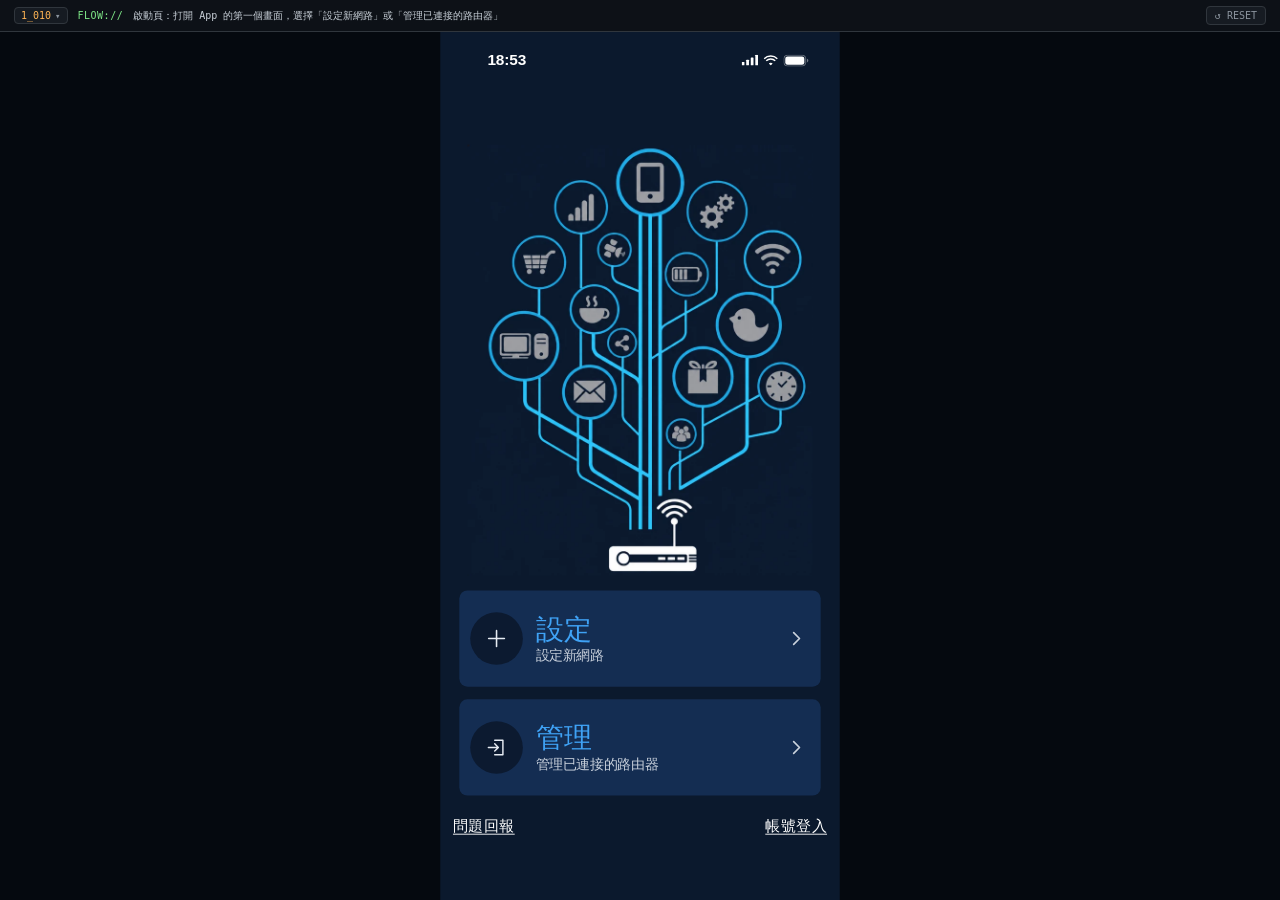
<file: index.html>
<!DOCTYPE html>
<html lang="zh-TW">
<head>
  <meta charset="UTF-8">
  <meta name="viewport" content="width=device-width, initial-scale=1, maximum-scale=1, user-scalable=no, viewport-fit=cover">
  <meta name="theme-color" content="#0b192d">
  <meta name="apple-mobile-web-app-capable" content="yes">
  <meta name="mobile-web-app-capable" content="yes">
  <meta name="apple-mobile-web-app-status-bar-style" content="default">
  <meta name="apple-mobile-web-app-title" content="QIS">
  <title>QIS Prelink</title>
  <link rel="stylesheet" href="style.css">
</head>
<body>
  <!-- Demo control bar (meta layer, not part of the product UI; hidden in installed PWA) -->
  <div class="demo-bar" id="demo-bar">
    <div class="demo-bar-pagenum-wrap">
      <button class="demo-bar-pagenum-btn" id="demo-bar-pagenum-btn" title="跳到指定頁面編號">
        <span class="demo-bar-pagenum" id="demo-bar-pagenum">--</span>
        <span class="demo-bar-pagenum-arrow">&#9662;</span>
      </button>
      <div class="demo-bar-pagelist" id="demo-bar-pagelist"></div>
    </div>
    <span class="demo-bar-label">FLOW://</span>
    <span class="demo-bar-desc" id="demo-bar-desc"></span>
    <div class="demo-bar-decisions" id="demo-bar-decisions"></div>
    <button class="demo-bar-reset" id="demo-bar-reset" title="重置流程回到起點">&#8634; RESET</button>
  </div>

  <div id="stage">
    <div id="device">
      <div id="screen"></div>
      <div id="fake-statusbar" aria-hidden="true">
        <span class="sb-time" id="sb-time">9:41</span>        <span class="sb-icons">
          <svg viewBox="0 0 18 12" width="18" height="12" fill="currentColor"><rect x="0" y="8" width="3" height="4" rx=".7"/><rect x="5" y="5.5" width="3" height="6.5" rx=".7"/><rect x="10" y="3" width="3" height="9" rx=".7"/><rect x="15" y="0" width="3" height="12" rx=".7"/></svg>
          <svg viewBox="0 0 16 12" width="16" height="12" fill="currentColor"><path d="M8 2.3a9.8 9.8 0 0 1 6.7 2.6l1.1-1.1A11.4 11.4 0 0 0 8 .7 11.4 11.4 0 0 0 .2 3.8l1.1 1.1A9.8 9.8 0 0 1 8 2.3zm0 3.3a6.5 6.5 0 0 1 4.4 1.7l1.1-1.1A8 8 0 0 0 8 4a8 8 0 0 0-5.5 2.2l1.1 1.1A6.5 6.5 0 0 1 8 5.6zm0 3.3a3.2 3.2 0 0 1 2.1.8L8 11.8 5.9 9.7A3.2 3.2 0 0 1 8 8.9z"/></svg>
          <svg viewBox="0 0 28 13" width="28" height="13" fill="none"><rect x=".5" y=".5" width="24" height="12" rx="3.8" stroke="currentColor" opacity=".4"/><rect x="2" y="2" width="21" height="9" rx="2.5" fill="currentColor"/><path d="M26 4.5v4c.8-.3 1.4-1.1 1.4-2s-.6-1.7-1.4-2z" fill="currentColor" opacity=".45"/></svg>
        </span>
      </div>
      <div id="toast" role="status" aria-live="polite"></div>
    </div>
  </div>
  <!-- Demo-only decision panel (same treatment as site-manager's "DEMO 流程判斷") -->
  <div class="flow-decision" id="flow-decision" role="dialog" aria-labelledby="flow-decision-title">
    <button class="flow-decision-close" id="flow-decision-close" aria-label="關閉">&times;</button>
    <span class="flow-decision-tag">DEMO 流程判斷</span>
    <div class="flow-decision-title" id="flow-decision-title"></div>
    <div class="flow-decision-options" id="flow-decision-options"></div>
  </div>

  <script src="screens.js"></script>
  <script src="app.js"></script>
</body>
</html>
</file>
<file: style.css>
:root {
  /* Design canvas: iPhone 16 Pro Max, 440 × 956 pt (see SPEC.md) */
  --frame-w: 440px;
  --frame-h: 956px;

  /* Safe areas: fixed in preview, real values in an installed PWA */
  --safe-top: 62px;
  --safe-bottom: 34px;

  /* Colors */
  /* All solid colors, no gradients; --bg matches the launch hero image */
  --bg: #0b192d;
  --card: #142d52;
  --card-pressed: #1f4275;
  --accent: #3fa2f5;
  --text: #ffffff;
  --text-sub: #c9d1dc;
  --icon-circle: #0c1a30;
  --line: #3c8fe0;
  --navbar-title: var(--text);
  --panel: #000c19;
  --btn: #0293f8;
  --btn-pressed: #0279cc;
  --btn-disabled: #2a4a6e;

  --demo-bar-h: 32px;
}

/* Light screens (screen.theme = 'light'), e.g. 1_030 model list */
#device[data-theme="light"] {
  --bg: #ffffff;
  --card: #c9dcf3;
  --card-pressed: #aecbee;
  --accent: #3a8ee6;
  --text: #333333;
  --text-sub: #666666;
  --navbar-title: var(--accent);
  --panel: transparent;
  --illust-bg: #d4e8fb;
  --divider: #b5b5b5;
  --pill-text: #1d4f91;
  --camera-bg: #4a4d52;
  --scan-green: #5ec43c;
  --spinner: #6e6e73;
  --brand: #006ce1;
  --brand-pressed: #0058b8;
  --guide-title: #55a5f4;
  --guide-ink: #0e1329;
  --guide-desc: #828282;
  --field-label: #555555;
  --field-line: #c8c8c8;
  --btn-disabled: #b9d6f2;
  --statusbar-text: #000000;
}

/* Simulated iOS status bar (preview only; the installed PWA shows the real one).
   Same color as the page background; black text on light pages, white on dark. */
#fake-statusbar {
  position: absolute;
  left: 0;
  right: 0;
  top: 0;
  height: var(--safe-top);
  display: flex;
  align-items: center;
  justify-content: space-between;
  padding: 0 34px 0 52px;
  color: var(--statusbar-text, #fff);
  font-family: -apple-system, BlinkMacSystemFont, "SF Pro Text", sans-serif;
  pointer-events: none;
  z-index: 5;
}

.sb-time {
  font-size: 17px;
  font-weight: 600;
  letter-spacing: -.2px;
}

.sb-icons {
  display: flex;
  align-items: center;
  gap: 6px;
}

.sb-icons svg { display: block; }

.standalone #fake-statusbar { display: none; }

* { box-sizing: border-box; margin: 0; padding: 0; }

html, body {
  height: 100%;
  background: #05090f;
  font-family: -apple-system, BlinkMacSystemFont, "PingFang TC", "Noto Sans TC", sans-serif;
  overscroll-behavior: none;
}

body {
  display: flex;
  flex-direction: column;
  overflow: hidden;
  -webkit-font-smoothing: antialiased;
}

button {
  font: inherit;
  color: inherit;
  background: none;
  border: 0;
  cursor: pointer;
  text-align: inherit;
  -webkit-tap-highlight-color: transparent;
}

/* ── Demo control bar (meta layer, not part of the product UI) ── */
.demo-bar {
  position: relative;
  flex-shrink: 0;
  height: var(--demo-bar-h);
  background: #0d1117;
  border-bottom: 1px solid #30363d;
  display: flex;
  align-items: center;
  gap: 10px;
  padding: 0 14px;
  font-family: 'SF Mono', 'Consolas', 'Menlo', monospace;
  font-size: 10px;
  z-index: 1000;
}

.demo-bar-label { color: #7ee787; letter-spacing: 0.5px; flex-shrink: 0; }

.demo-bar-desc {
  color: #c9d1d9;
  white-space: nowrap;
  overflow: hidden;
  text-overflow: ellipsis;
  min-width: 0;
}

.demo-bar-pagenum-wrap { position: relative; flex-shrink: 0; }

.demo-bar-pagenum-btn {
  display: flex;
  align-items: center;
  gap: 4px;
  background: #161b22;
  border: 1px solid #30363d;
  border-radius: 4px;
  padding: 2px 6px;
  font-size: 10px;
}

.demo-bar-pagenum-btn:hover { border-color: #ffb454; }
.demo-bar-pagenum { color: #ffb454; }
.demo-bar-pagenum-arrow { color: #8b949e; font-size: 9px; }

.demo-bar-pagelist {
  display: none;
  position: absolute;
  top: 100%;
  left: 0;
  margin-top: 6px;
  z-index: 1001;
  background: #21262d;
  border: 1px solid #30363d;
  border-radius: 8px;
  width: min(420px, calc(100vw - 28px));
  max-height: 460px;
  overflow-y: auto;
  padding: 8px 0;
  box-shadow: 0 10px 30px rgba(0, 0, 0, .45);
}

.demo-bar-pagelist.show { display: block; }

.demo-bar-pagelist-item {
  display: flex;
  gap: 20px;
  align-items: baseline;
  padding: 14px 20px;
  cursor: pointer;
  border-bottom: 1px solid #30363d;
  font-size: 12px;
}

.demo-bar-pagelist-item:last-child { border-bottom: none; }
.demo-bar-pagelist-item:hover,
.demo-bar-pagelist-item.current { background: #30363d; }

.demo-bar-pagelist-num {
  flex-shrink: 0;
  width: 40px;
  color: #ffb454;
  font-family: 'SF Mono', 'Consolas', 'Menlo', monospace;
}

.demo-bar-pagelist-desc { color: #c9d1d9; line-height: 1.55; }

.demo-bar-reset {
  margin-left: auto;
  flex-shrink: 0;
  font-size: 10px;
  background: #161b22;
  color: #8b949e;
  border: 1px solid #30363d;
  border-radius: 4px;
  padding: 3px 8px;
}

.demo-bar-reset:hover { border-color: #7ee787; color: #7ee787; }

.no-demo .demo-bar,
.standalone .demo-bar { display: none; }

/* ── App canvas ── */
#stage {
  flex: 1;
  min-height: 0;
  display: flex;
  align-items: center;
  justify-content: center;
  overflow: hidden;
}

/* Preview: fixed 440 × 956 canvas, scaled to fit by app.js; no frame, no rounded corners */
#device {
  position: relative;
  flex-shrink: 0;
  width: var(--frame-w);
  height: var(--frame-h);
  overflow: hidden;
  background: var(--bg);
  color: var(--text);
  transform-origin: center;
}

/* Installed PWA: real screen size and real safe areas */
.standalone {
  --safe-top: env(safe-area-inset-top, 20px);
  --safe-bottom: env(safe-area-inset-bottom, 0px);
}

.standalone #device {
  width: 100vw;
  height: 100dvh;
}

.screen {
  position: absolute;
  inset: 0;
  display: flex;
  flex-direction: column;
  padding: var(--safe-top) 0 var(--safe-bottom);
  overflow-y: auto;
}

/* Add ?debug to the URL to outline tappable areas and safe areas */
.debug [data-go] { outline: 1px dashed #ff3cac; }

.debug #device::before,
.debug #device::after {
  content: "";
  position: absolute;
  left: 0;
  right: 0;
  z-index: 10;
  background: rgba(0, 200, 255, .15);
  border: 1px dashed #00c8ff;
  pointer-events: none;
}

.debug #device::before { top: 0; height: var(--safe-top); }
.debug #device::after { bottom: 0; height: var(--safe-bottom); }

#toast {
  position: absolute;
  left: 50%;
  bottom: 12%;
  transform: translateX(-50%);
  padding: 8px 16px;
  border-radius: 20px;
  background: rgba(0, 0, 0, .8);
  color: #fff;
  font-size: 15px;
  white-space: nowrap;
  opacity: 0;
  transition: opacity .2s;
  pointer-events: none;
  z-index: 20;
}

#toast.show { opacity: 1; }

/* ── Shared components ── */
.chevron {
  display: flex;
  color: var(--text-sub);
  flex-shrink: 0;
}

.navbar {
  position: relative;
  flex-shrink: 0;
  height: 44px;
  display: flex;
  align-items: center;
  justify-content: center;
}

.navbar-btn {
  position: absolute;
  left: 10px;
  top: 0;
  width: 44px;
  height: 44px;
  display: flex;
  align-items: center;
  justify-content: center;
}

.navbar-title {
  font-size: 17px;
  font-weight: 600;
  color: var(--navbar-title);
}

[data-theme="light"] .navbar-btn { color: var(--accent); }

/* Scrolls under a fixed navbar */
.scroll-body {
  flex: 1;
  min-height: 0;
  overflow-y: auto;
  margin-bottom: calc(-1 * var(--safe-bottom));
  padding-bottom: var(--safe-bottom);
  scrollbar-width: none;
}

.scroll-body::-webkit-scrollbar { display: none; }

/* ── 1_030 選擇 ZenWiFi 裝置 ── */
.model-grid {
  display: grid;
  grid-template-columns: repeat(3, 1fr);
  column-gap: 14px;
  row-gap: 24px;
  padding: 14px 22px 24px;
}

.model-tile {
  display: flex;
  flex-direction: column;
  align-items: center;
  height: 128px;
  padding: 14px 6px 12px;
  border-radius: 16px;
  background: var(--card);
}

.model-tile:active { background: var(--card-pressed); }

.model-img {
  flex: 1;
  display: flex;
  align-items: flex-end;
  justify-content: center;
}

/* Placeholder products drawn larger in the tiles */
.model-img .dev {
  transform: scale(1.3);
  transform-origin: center bottom;
}

.model-name {
  margin-top: 12px;
  font-size: 15px;
  line-height: 1.2;
  color: var(--text);
  text-align: center;
  white-space: nowrap;
}

/* Black placeholder needs a light outline on the light tile */
.model-tile .dev-tower-black { filter: drop-shadow(0 0 1px rgba(0, 0, 0, .3)); }

/* White placeholders need an edge on the light-blue tile */
.model-tile .dev-cube-white,
.model-tile .dev-tower-white,
.model-tile .dev-slim-white { box-shadow: inset 0 0 0 1px rgba(0, 0, 0, .08), 2px 2px 4px rgba(0, 0, 0, .12); }

/* ── 1_010 啟動頁 ── */
.opening-hero {
  flex: 1;
  min-height: 0;
  display: flex;
  align-items: flex-end;
  justify-content: center;
  padding-bottom: 16px;
}

/* Bottom of the router sits ~16pt above the 設定 card, as in the design */
.opening-hero img {
  display: block;
  width: 380px;
  max-width: 100%;
  max-height: 100%;
  height: auto;
  object-fit: contain;
}

.opening-actions {
  display: flex;
  flex-direction: column;
  gap: 14px;
  padding: 0 21px;
}

.action-card {
  display: flex;
  align-items: center;
  gap: 14px;
  height: 106px;
  padding: 0 16px 0 12px;
  border-radius: 9px;
  background: var(--card);
}

.action-card:active,
.series-card:active { background: var(--card-pressed); }

.action-icon {
  flex-shrink: 0;
  width: 58px;
  height: 58px;
  border-radius: 50%;
  background: var(--icon-circle);
  display: flex;
  align-items: center;
  justify-content: center;
  color: #e6ebf2;
}

.action-text {
  flex: 1;
  display: flex;
  flex-direction: column;
  gap: 2px;
}

.action-title {
  font-size: 31px;
  line-height: 1.2;
  color: var(--accent);
}

.action-sub {
  font-size: 15px;
  color: var(--text-sub);
}

.opening-links {
  display: flex;
  justify-content: space-between;
  padding: 22px 14px 36px;
}

.text-link {
  font-size: 17px;
  text-decoration: underline;
  text-underline-offset: 3px;
}

/* ── 1_020 選擇系列裝置 ── */
.series-list {
  display: flex;
  flex-direction: column;
  gap: 11px;
  padding: 0 13px 24px;
}

.series-card {
  position: relative;
  display: flex;
  flex-direction: column;
  height: 169px;
  padding: 12px 50px 0 19px;
  border-radius: 7px;
  background: var(--card);
}

.series-card .chevron {
  position: absolute;
  right: 14px;
  top: 50%;
  transform: translateY(-50%);
}

.series-title {
  font-size: 21px;
  color: var(--accent);
  line-height: 1.3;
}

.series-models {
  font-size: 16px;
  line-height: 1.3;
  color: var(--text-sub);
  min-height: 42px;
}

.series-devices {
  display: flex;
  align-items: flex-end;
  gap: 18px;
  margin-top: auto;
  padding-bottom: 16px;
  height: 80px;
}

/* ── Placeholder product drawings ── */
.dev {
  position: relative;
  display: block;
  flex-shrink: 0;
}

.dev span { position: absolute; }

/* black router with 4 antennas */
.dev-router { width: 50px; height: 62px; }
.dev-router::before {
  content: "";
  position: absolute;
  left: 0; right: 0; bottom: 0; height: 36px;
  background: linear-gradient(#3a3d42, #16181b);
  border-radius: 3px;
}
.dev-router span {
  inset: 0 3px 30px;
  background: linear-gradient(90deg, #222 0 3px, transparent 3px 14px, #222 14px 17px, transparent 17px 28px, #222 28px 31px, transparent 31px 41px, #222 41px 44px);
}

/* gaming router: dark body, red accents */
.dev-gaming { width: 56px; height: 50px; }
.dev-gaming::before {
  content: "";
  position: absolute;
  inset: 12px 0 0;
  background: linear-gradient(#2c2e33, #111);
  clip-path: polygon(10% 0, 90% 0, 100% 100%, 0 100%);
}
.dev-gaming span {
  left: 18px; right: 18px; top: 26px; height: 4px;
  background: #e0313b;
  box-shadow: 0 0 6px #e0313b;
}

/* wide router with 8 antennas */
.dev-router-wide { width: 62px; height: 50px; }
.dev-router-wide::before {
  content: "";
  position: absolute;
  left: 0; right: 0; bottom: 0; height: 16px;
  background: linear-gradient(#3a3d42, #16181b);
  border-radius: 3px;
}
.dev-router-wide span {
  inset: 0 2px 14px;
  background: repeating-linear-gradient(90deg, #2a2c30 0 3px, transparent 3px 8px);
}

/* gaming cube */
.dev-gaming-cube { width: 42px; height: 46px; }
.dev-gaming-cube::before {
  content: "";
  position: absolute;
  inset: 0;
  border-radius: 8px;
  background: linear-gradient(#34363b, #141518);
}
.dev-gaming-cube span {
  left: 12px; right: 12px; top: 18px; height: 10px;
  border: 2px solid #e0313b;
  border-radius: 2px;
}

/* ZenWiFi white units */
.dev-cube-white,
.dev-tower-white,
.dev-mini-white,
.dev-slim-white,
.dev-tower-black {
  background: linear-gradient(90deg, #fff, #d9dde3);
  border-radius: 4px;
}
.dev-cube-white { width: 46px; height: 50px; }
.dev-tower-white { width: 38px; height: 56px; border-radius: 3px; }
.dev-mini-white { width: 42px; height: 40px; border-radius: 6px; }
.dev-slim-white { width: 30px; height: 54px; border-radius: 6px; }
.dev-tower-black {
  width: 34px; height: 60px;
  background: linear-gradient(90deg, #3a3d42, #111);
  clip-path: polygon(0 12%, 50% 0, 100% 12%, 100% 100%, 0 100%);
}
.dev-cube-white span {
  left: 12px; right: 12px; bottom: 8px; height: 2px;
  background: #b9c0c9;
}

/* Lyra */
.dev-disc {
  width: 46px; height: 46px;
  border-radius: 50%;
  background: radial-gradient(circle at 50% 45%, #fff 55%, #cfe3f5);
  box-shadow: 0 0 10px rgba(140, 200, 255, .6);
}
.dev-trio {
  width: 56px; height: 40px;
  background: linear-gradient(#fff, #d6dbe2);
  clip-path: polygon(50% 0, 100% 100%, 0 100%);
}
.dev-trio span {
  left: 18px; right: 18px; bottom: 0; height: 12px;
  background: #3fa2f5;
  clip-path: polygon(20% 0, 80% 0, 100% 100%, 0 100%);
}
.dev-bar {
  width: 52px; height: 20px;
  border-radius: 4px;
  background: linear-gradient(#3a3d42, #111);
}

/* ── Shared: primary button, checkbox ── */
.btn-primary {
  display: flex;
  align-items: center;
  justify-content: center;
  width: 100%;
  height: 62px;
  border-radius: 31px;
  background: var(--btn);
  color: #fff;
  font-size: 18px;
  font-weight: 500;
}

.btn-primary:active { background: var(--btn-pressed); }

.checkbox {
  display: flex;
  align-items: center;
  gap: 10px;
  font-size: 15px;
  font-weight: 600;
  color: var(--text);
  cursor: pointer;
}

.checkbox input {
  position: absolute;
  opacity: 0;
  pointer-events: none;
}

.checkbox-box {
  flex-shrink: 0;
  width: 22px;
  height: 22px;
  border-radius: 5px;
  border: 2px solid var(--text-sub);
  display: flex;
  align-items: center;
  justify-content: center;
}

.checkbox input:checked + .checkbox-box {
  border-color: var(--btn);
  background: var(--btn);
}

.checkbox input:checked + .checkbox-box::after {
  content: "";
  width: 10px;
  height: 5px;
  margin-top: -3px;
  border: solid #fff;
  border-width: 0 0 2.5px 2.5px;
  transform: rotate(-45deg);
}

.checkbox input:focus-visible + .checkbox-box { outline: 2px solid var(--btn); outline-offset: 2px; }

/* ── 1_040 燈號顯示頁 ── */
.navbar-title-plain {
  color: var(--text);
  font-weight: 400;
}

.led-body {
  flex: 1;
  min-height: 0;
  display: flex;
  flex-direction: column;
  align-items: center;
  padding: 0 38px;
}

.led-device {
  margin-top: 104px;
  display: block;
  /* Soft shadow so the white device reads on the white page (follows the PNG's shape) */
  filter: drop-shadow(0 14px 18px rgba(20, 40, 70, .28)) drop-shadow(0 0 3px rgba(20, 40, 70, .2));
}

.led-heading {
  width: 307px;
  margin-top: 22px;
  font-size: 20px;
  font-weight: 600;
  line-height: 1.25;
  text-align: center;
  color: var(--text);
}

.led-steps {
  list-style: none;
  width: 100%;
  margin-top: 40px;
}

.led-step {
  display: flex;
  gap: 16px;
  padding: 8px 10px;
  border-radius: 6px;
  background: var(--panel);
}

/* Dashed arrow between the two lights */
.led-step + .led-step {
  position: relative;
  margin-top: 46px;
}

.led-step + .led-step::before {
  content: "";
  position: absolute;
  left: 29px;
  top: -42px;
  height: 34px;
  border-left: 2px dashed var(--text-sub);
}

.led-step + .led-step::after {
  content: "";
  position: absolute;
  left: 25px;
  top: -16px;
  width: 8px;
  height: 8px;
  border: solid var(--text-sub);
  border-width: 0 2px 2px 0;
  transform: rotate(45deg);
}

.led-swatch {
  flex-shrink: 0;
  width: 38px;
  height: 20px;
  margin-top: 1px;
}

.led-swatch-green { background: #4af26d; }
.led-swatch-blue { background: #00adff; }

.led-breathing { animation: breathe 2.4s ease-in-out infinite; }

@keyframes breathe {
  50% { opacity: .25; }
}

.led-text {
  display: flex;
  flex-direction: column;
  gap: 2px;
  font-size: 14px;
  line-height: 1.3;
}

.led-name {
  font-weight: 600;
  color: var(--text);
}

.led-desc { color: var(--text-sub); }

.led-actions {
  width: 100%;
  margin-top: auto;
  padding-bottom: 56px;
  display: flex;
  flex-direction: column;
  align-items: center;
  gap: 18px;
}

.led-actions .text-link {
  font-size: 17px;
  color: var(--text);
}

/* Next stays disabled until the checkbox is ticked */
.led-actions:has(.checkbox):not(:has(input:checked)) .btn-primary {
  background: var(--btn-disabled);
  pointer-events: none;
}

/* ── Shared: right navbar button, pill button, small link ── */
.navbar-btn-right { left: auto; right: 10px; }

[data-theme="light"] .navbar-btn-right { color: var(--btn); }

.pill-btn {
  display: flex;
  align-items: center;
  justify-content: center;
  gap: 12px;
  width: 246px;
  height: 66px;
  border-radius: 33px;
  background: #fff;
  color: var(--pill-text);
  font-size: 16px;
  box-shadow: 0 4px 14px rgba(30, 80, 150, .16), 0 0 0 1px rgba(30, 80, 150, .05);
}

.pill-btn svg { color: var(--btn); flex-shrink: 0; }

.pill-btn:active { background: var(--card); }

.text-link-small {
  font-size: 15px;
  color: var(--accent);
}

/* ── 1_050 QR Code 找裝置 ── */
.qr-body {
  flex: 1;
  min-height: 0;
  display: flex;
  flex-direction: column;
  align-items: center;
}

.qr-subtitle {
  margin-top: 18px;
  font-size: 17px;
  color: var(--accent);
}

.qr-illust {
  position: relative;
  width: 249px;
  height: 249px;
  margin-top: 44px;
  border-radius: 50%;
  background: var(--illust-bg);
  display: flex;
  align-items: center;
  justify-content: center;
}

.qr-illust img {
  display: block;
  filter: drop-shadow(0 8px 12px rgba(20, 40, 70, .2));
}

/* QR sticker on the front of the device */
.qr-sticker {
  position: absolute;
  left: 50%;
  top: 50%;
  transform: translate(-50%, -38%);
  padding: 3px;
  background: #fff;
  color: #222;
  display: flex;
}

.qr-hint {
  width: 341px;
  margin-top: 50px;
  padding: 26px 13px 0;
  border-top: 1px solid var(--divider);
  font-size: 16px;
  line-height: 1.3;
  color: var(--text);
}

.qr-hint ol {
  margin-top: 18px;
  padding-left: 1.3em;
}

.qr-actions {
  margin-top: auto;
  padding-bottom: 40px;
  display: flex;
  flex-direction: column;
  align-items: center;
  gap: 22px;
}

.qr-actions .text-link-small { margin-top: 18px; }

/* ── Shared: simulated iOS system alert ── */
.ios-alert-layer {
  position: absolute;
  inset: 0;
  z-index: 15;
  display: flex;
  align-items: center;
  justify-content: center;
  background: rgba(0, 0, 0, .2);
}

.ios-alert-layer[hidden] { display: none; }

.ios-alert {
  width: 270px;
  border-radius: 14px;
  background: rgba(242, 242, 242, .92);
  -webkit-backdrop-filter: blur(20px);
  backdrop-filter: blur(20px);
  color: #000;
  text-align: center;
  overflow: hidden;
  animation: alert-in .2s ease-out;
}

@keyframes alert-in {
  from { opacity: 0; transform: scale(1.15); }
}

.ios-alert-title {
  padding: 20px 16px;
  font-size: 17px;
  font-weight: 600;
  line-height: 1.3;
}

.ios-alert-buttons {
  display: flex;
  border-top: .5px solid rgba(60, 60, 67, .36);
}

.ios-alert-buttons button {
  flex: 1;
  height: 44px;
  text-align: center;
  font-size: 17px;
  color: #007aff;
}

.ios-alert-buttons button + button { border-left: .5px solid rgba(60, 60, 67, .36); }

.ios-alert-buttons button:active { background: rgba(0, 0, 0, .06); }

/* ── 1_060 啟用相機掃描 ── */
.scan-body {
  flex: 1;
  min-height: 0;
  display: flex;
  flex-direction: column;
  align-items: center;
}

.scan-body .qr-subtitle { margin-top: 30px; }

.scan-view {
  position: relative;
  width: 331px;
  height: 331px;
  margin-top: 28px;
  background: var(--camera-bg);
  overflow: hidden;
  cursor: pointer;
}

.scan-feed {
  position: absolute;
  inset: 0;
  overflow: hidden;
  background: radial-gradient(circle at 30% 20%, #4a4e55, #24272b 75%);
}

/* Handheld drift; freezes once the code is found */
.cam-scene {
  position: absolute;
  inset: -20px;
  filter: blur(0.6px);
  animation: cam-drift 3.2s ease-in-out infinite alternate;
  transition: filter .3s;
}

.scan-found .cam-scene {
  animation-play-state: paused;
  filter: none;
}

@keyframes cam-drift {
  from { transform: translate(-7px, 5px) rotate(-1.2deg) scale(1.02); }
  to { transform: translate(6px, -4px) rotate(0.6deg) scale(1); }
}

/* Router body filling most of the frame, lit from the top left */
.cam-router {
  position: absolute;
  left: 4%;
  right: -12%;
  top: 6%;
  bottom: -14%;
  border-radius: 34px;
  background: linear-gradient(150deg, #f4f5f7 0%, #dfe2e6 55%, #c3c8ce 100%);
  box-shadow: inset 0 2px 0 rgba(255, 255, 255, .8), -10px 14px 30px rgba(0, 0, 0, .45);
}

/* QR sticker on the router */
.cam-label {
  position: absolute;
  left: 50%;
  top: 52%;
  width: 150px;
  padding: 14px 14px 10px;
  transform: translate(-50%, -50%) rotate(-4deg);
  border-radius: 8px;
  background: #fff;
  box-shadow: 0 1px 3px rgba(0, 0, 0, .18), 0 0 0 1px rgba(0, 0, 0, .04);
  display: flex;
  flex-direction: column;
  align-items: center;
  gap: 8px;
}

.cam-label svg { display: block; }

.cam-label-text {
  font-size: 10px;
  letter-spacing: .3px;
  color: #444;
}

.cam-vignette {
  position: absolute;
  inset: 0;
  background: radial-gradient(circle, transparent 55%, rgba(0, 0, 0, .35) 100%);
  pointer-events: none;
}

/* iOS-style yellow detection box that snaps onto the code */
.cam-focus {
  position: absolute;
  left: 50%;
  top: 50%;
  width: 136px;
  height: 136px;
  margin: -70px 0 0 -68px;
  border: 3px solid #ffd60a;
  border-radius: 10px;
  opacity: 0;
  transform: scale(1.4) rotate(-4deg);
}

.scan-found .cam-focus {
  opacity: 1;
  transform: scale(1) rotate(-4deg);
  transition: transform .25s ease-out, opacity .15s;
}

.scan-found .scan-line { opacity: 0; }

.scan-line {
  position: absolute;
  left: 24px;
  right: 24px;
  top: 24px;
  height: 2px;
  background: var(--scan-green);
  box-shadow: 0 0 8px var(--scan-green);
  animation: scan-move 2s ease-in-out infinite alternate;
}

.scan-found .scan-line { animation-play-state: paused; }

@keyframes scan-move {
  to { top: calc(100% - 26px); }
}

/* Green corner brackets */
.scan-corner {
  position: absolute;
  width: 48px;
  height: 48px;
  border: 0 solid var(--scan-green);
}

.scan-corner.tl { left: 12px; top: 12px; border-width: 7px 0 0 7px; border-top-left-radius: 14px; }
.scan-corner.tr { right: 12px; top: 12px; border-width: 7px 7px 0 0; border-top-right-radius: 14px; }
.scan-corner.bl { left: 12px; bottom: 12px; border-width: 0 0 7px 7px; border-bottom-left-radius: 14px; }
.scan-corner.br { right: 12px; bottom: 12px; border-width: 0 7px 7px 0; border-bottom-right-radius: 14px; }

.scan-hint {
  margin-top: 30px;
  display: flex;
  flex-direction: column;
  gap: 14px;
  font-size: 15px;
  line-height: 1.45;
  text-align: center;
  color: var(--text);
}

.scan-actions {
  margin-top: auto;
  padding-bottom: 72px;
}

.scan-actions .pill-btn { width: 277px; }

/* ── Shared: iOS activity spinner (8 spokes) ── */
.ios-spinner {
  position: relative;
  display: block;
  width: 36px;
  height: 36px;
  animation: spin .8s steps(8) infinite;
}

.ios-spinner i {
  position: absolute;
  left: 50%;
  top: 0;
  width: 4px;
  height: 11px;
  margin-left: -2px;
  border-radius: 2px;
  background: var(--spinner);
  transform-origin: 2px 18px;
}

.ios-spinner i:nth-child(1) { transform: rotate(0deg);   opacity: 1; }
.ios-spinner i:nth-child(2) { transform: rotate(45deg);  opacity: .85; }
.ios-spinner i:nth-child(3) { transform: rotate(90deg);  opacity: .7; }
.ios-spinner i:nth-child(4) { transform: rotate(135deg); opacity: .58; }
.ios-spinner i:nth-child(5) { transform: rotate(180deg); opacity: .46; }
.ios-spinner i:nth-child(6) { transform: rotate(225deg); opacity: .36; }
.ios-spinner i:nth-child(7) { transform: rotate(270deg); opacity: .28; }
.ios-spinner i:nth-child(8) { transform: rotate(315deg); opacity: .2; }

@keyframes spin {
  to { transform: rotate(360deg); }
}

/* ── 1_070 偵測路由器 ── */
.detecting-body {
  flex: 1;
  display: flex;
  flex-direction: column;
  align-items: center;
  padding-top: 346px;
  gap: 40px;
}

.detecting-text {
  font-size: 17px;
  color: var(--btn);
}

/* ── 1_080–1_110 設定指南 Setup Guide ── */
.navbar-guide .navbar-title {
  font-weight: 400;
  color: var(--guide-title);
}

.navbar-guide .navbar-btn-right { color: var(--guide-ink); }

.guide-body {
  flex: 1;
  min-height: 0;
  display: flex;
  flex-direction: column;
  align-items: center;
}

/* Fixed-height illustration area so the title lands at the same spot on every step */
.guide-illust {
  flex-shrink: 0;
  height: 369px;
  width: 100%;
  display: flex;
  justify-content: center;
  overflow: hidden;
}

.guide-illust img {
  display: block;
  max-width: 100%;
  height: auto;
  align-self: flex-start;
}

.guide-title {
  width: 354px;
  padding-bottom: 20px;
  border-bottom: 1px solid var(--divider);
  font-size: 22px;
  font-weight: 400;
  line-height: 1.2;
  text-align: center;
  color: var(--brand);
}

.guide-desc {
  width: 327px;
  margin-top: 28px;
  font-size: 17px;
  line-height: 21px;
  color: var(--guide-desc);
}

.guide-legend {
  list-style: none;
  width: 327px;
  margin-top: 30px;
  display: flex;
  flex-direction: column;
  gap: 15px;
  font-size: 17px;
  line-height: 21px;
  color: var(--guide-desc);
}

.guide-legend li {
  display: flex;
  gap: 15px;
}

.led-swatch-sm {
  flex-shrink: 0;
  width: 17px;
  height: 9px;
  margin-top: 7px;
}

.led-swatch-brand { background: var(--brand); }

.guide-legend .led-swatch-green { background: #5ee250; }

.guide-link {
  margin-top: auto;
  font-size: 17px;
  color: var(--brand);
  text-decoration: underline;
  text-underline-offset: 3px;
}

/* Brand pill button used on the guide (ASUS brand blue) */
.btn-brand {
  flex-shrink: 0;
  width: 271px;
  height: 54px;
  margin-top: auto;
  margin-bottom: 58px;
  border-radius: 27px;
  background: var(--brand);
  color: #fff;
  font-size: 22px;
  text-align: center;
}

.guide-link + .btn-brand { margin-top: 15px; }

.btn-brand:active { background: var(--brand-pressed); }

/* ── 1_033 / 1_036 WAN 流程：原本的重新啟動數據機版型 ── */
.guide-illust.modem-illust {
  flex-direction: column;
  align-items: center;
}

.modem-hint {
  margin-top: 12px;
  font-size: 15px;
  font-weight: 500;
  color: #5b6573;
}

.modem-svg {
  display: block;
  margin-top: 4px;
  width: 352px;
  max-width: 100%;
  height: auto;
}

.modem-name {
  font-size: 10px;
  font-weight: 600;
  letter-spacing: 2px;
  fill: #e6e9ed;
}

.modem-led-label {
  font-size: 8px;
  fill: #b7bec7;
}

.modem-caption {
  font-size: 12px;
  font-weight: 600;
  letter-spacing: 0.4px;
  fill: #8a93a0;
}

.modem-caption-brand { fill: var(--brand); }

/* Arrow nudges toward the move (left = unplug, right = plug in) before the plug moves */
.modem-arrow { animation: modem-nudge 0.6s ease-in-out 0.4s 3 both; }
.modem-arrow.is-left { --nudge: -10px; }
.modem-arrow.is-right { --nudge: 10px; }

@keyframes modem-nudge {
  0%, 100% { transform: translateX(0); }
  50% { transform: translateX(var(--nudge)); }
}

.modem-note {
  width: 327px;
  margin-top: 22px;
  padding: 13px 16px;
  border: 1.5px solid rgba(0, 108, 225, .45);
  border-radius: 14px;
  background: rgba(0, 108, 225, .08);
  display: flex;
  align-items: center;
  gap: 10px;
  font-size: 16px;
  font-weight: 500;
  line-height: 21px;
  color: var(--brand);
}

.modem-note svg { flex-shrink: 0; }

/* ── 1_033 / 1_036 設定指南：圖片輪播對應條列 ── */
.unplug-carousel { display: block; height: 290px; margin-top: 30px; }

.unplug-track {
  height: 100%;
  display: flex;
  overflow-x: auto;
  scroll-snap-type: x mandatory;
  scrollbar-width: none;
}

.unplug-track::-webkit-scrollbar { display: none; }

.unplug-slide {
  flex: 0 0 100%;
  display: flex;
  justify-content: center;
  align-items: flex-end;
  scroll-snap-align: center;
}

.unplug-slide svg { width: 360px; max-width: 100%; height: auto; }

.unplug-dots { display: flex; gap: 10px; margin: 6px 0 18px; }

.unplug-dots i {
  width: 9px;
  height: 9px;
  border-radius: 50%;
  background: #c9dcf3;
  cursor: pointer;
  transition: background .2s;
}

.unplug-dots i.on { background: var(--brand); }

.unplug-steps {
  width: 327px;
  margin-top: 24px;
  padding-left: 0;
  list-style: none;
  counter-reset: unplug;
  display: flex;
  flex-direction: column;
  gap: 14px;
}

.unplug-steps li {
  position: relative;
  padding-left: 30px;
  font-size: 17px;
  line-height: 22px;
  color: #b4b9c0;
  counter-increment: unplug;
  cursor: pointer;
  transition: color .2s;
}

.unplug-steps li::before {
  content: counter(unplug);
  position: absolute;
  left: 0;
  top: 0;
  width: 22px;
  height: 22px;
  border-radius: 50%;
  background: #d8dde3;
  color: #fff;
  font-size: 13px;
  line-height: 22px;
  text-align: center;
  transition: background .2s;
}

.unplug-steps li.on { color: #333; }

.unplug-steps li.on::before { background: var(--brand); }

/* ── 1_034 / 1_037 未偵測到 WAN：等待數據機（倒數，DEMO 加速） ── */
.guide-illust.wait-illust { align-items: flex-start; }

.wait-card {
  width: 380px;
  margin-top: 14px;
  padding: 22px 24px 10px;
  border-radius: 22px;
  background: #f6f8fb;
  border: 1px solid #e6eaf0;
  display: flex;
  flex-direction: column;
  align-items: center;
}

.wait-label {
  font-size: 13px;
  font-weight: 700;
  letter-spacing: 1.6px;
  color: var(--brand);
}

.wait-time {
  margin-top: 2px;
  font-size: 68px;
  font-weight: 800;
  line-height: 1.05;
  letter-spacing: -1px;
  font-variant-numeric: tabular-nums;
  color: var(--brand);
}

.progress.wait-progress {
  width: 100%;
  height: 8px;
  margin-top: 12px;
  border-radius: 4px;
  background: #dde6f2;
}

/* Width is driven by the countdown script, not the shared fill animation */
.wait-progress .progress-fill {
  animation: none;
  width: 3%;
  border-radius: 4px;
  background: var(--brand);
}

.wait-hint {
  margin-top: 10px;
  font-size: 13px;
  color: #5b6573;
}

/* Timer finished: turns green */
.wait-card.is-done .wait-time { color: #1f9d55; }
.wait-card.is-done .wait-progress .progress-fill { background: #2fb866; }

.modem-mini {
  display: block;
  margin-top: 8px;
  width: 240px;
  height: auto;
}

.modem-mini-name { font-size: 6.5px; font-weight: 600; letter-spacing: 1.2px; fill: #e6e9ed; }
.modem-mini-label { font-size: 5.5px; fill: #b7bec7; }
.modem-mini-led { fill: #4a525d; }

/* Starting up: lights blink green at different rhythms */
.modem-mini-led.is-blink { animation: modem-mini-blink 0.9s steps(1, end) calc(var(--i) * -0.27s) infinite; }

@keyframes modem-mini-blink {
  0% { fill: #34d86f; }
  50% { fill: #4a525d; }
}

.modem-mini-tag { font-size: 10px; font-weight: 700; letter-spacing: .8px; fill: #5b6573; }
.modem-mini-tag.is-brand { fill: var(--brand); }
.modem-mini-dash { stroke: #b7c0cc; stroke-width: 1.5; stroke-dasharray: 3 3; }

/* Timed Continue looks disabled until the timer ends, but stays tappable for the demo */
.btn-brand.wait-continue.is-waiting {
  background: #e3e8ee;
  color: #9aa3ad;
  box-shadow: none;
}

/* ── 1_120 安裝歡迎頁 ── */
.navbar-guide .navbar-title-bold { font-weight: 600; }

.welcome-body {
  flex: 1;
  min-height: 0;
  display: flex;
  flex-direction: column;
  align-items: center;
}

.welcome-device {
  display: block;
  margin-top: 76px;
}

.welcome-model {
  margin-top: 70px;
  font-size: 31px;
  font-weight: 400;
  color: var(--brand);
}

.btn-brand.welcome-start {
  width: 258px;
  height: 47px;
  margin-bottom: 0;
  font-size: 21px;
}

.guide-link.welcome-advanced {
  margin: 24px 0 14px;
  font-size: 15px;
}

/* ── Demo decision: bar dropdowns + corner panel (meta layer, not product UI) ── */
.demo-bar-decisions {
  display: flex;
  gap: 6px;
  flex-shrink: 0;
  overflow-x: auto;
  scrollbar-width: none;
}

.demo-bar-decisions::-webkit-scrollbar { display: none; }

.demo-bar-decision {
  font-family: inherit;
  font-size: 10px;
  background: #161b22;
  color: #7ee787;
  border: 1px solid #30363d;
  border-radius: 4px;
  padding: 3px 6px;
  cursor: pointer;
}

.demo-bar-decision:hover { border-color: #7ee787; }

.flow-decision {
  display: none;
  position: fixed;
  right: 16px;
  bottom: 16px;
  z-index: 900;
  width: 240px;
  padding: 13px;
  background: #0d1117;
  border: 1px solid #30363d;
  border-radius: 8px;
  box-shadow: 0 10px 30px rgba(0, 0, 0, .4), 0 2px 8px rgba(0, 0, 0, .3);
  font-family: 'SF Mono', 'Consolas', 'Menlo', -apple-system, monospace;
}

.flow-decision.show {
  display: block;
  animation: flow-decision-in .3s ease-out;
}

@keyframes flow-decision-in {
  from { opacity: 0; transform: scale(.88) translateY(6px); }
}

.flow-decision-tag {
  display: inline-block;
  margin-bottom: 8px;
  padding: 2px 5px;
  font-size: 8.5px;
  letter-spacing: .5px;
  border: 1px solid #30363d;
  border-radius: 4px;
  background: #161b22;
  animation: flow-tag-breathe 1.8s ease-in-out infinite;
}

@keyframes flow-tag-breathe {
  0%, 100% { color: #3d6b45; }
  50% { color: #7ee787; }
}

.flow-decision-close {
  position: absolute;
  top: 8px;
  right: 10px;
  font-size: 15px;
  line-height: 1;
  color: #8b949e;
}

.flow-decision-close:hover { color: #c9d1d9; }

.flow-decision-title {
  margin-bottom: 10px;
  padding-right: 12px;
  font-size: 13px;
  font-weight: 600;
  color: #c9d1d9;
  font-family: -apple-system, "PingFang TC", sans-serif;
}

.flow-decision-options {
  display: flex;
  flex-direction: column;
  gap: 6px;
}

.flow-decision-option {
  padding: 8px;
  border: 1px solid #30363d;
  border-radius: 6px;
  background: #161b22;
  color: #c9d1d9;
  font-size: 12px;
  text-align: left;
  font-family: -apple-system, "PingFang TC", sans-serif;
}

.flow-decision-option:hover { border-color: #7ee787; background: #1c2129; color: #7ee787; }

/* ── 1_130 偵測網路連線 ── */
.navbar-btn-ink { color: var(--guide-ink); }

[data-theme="light"] .navbar-btn.navbar-btn-ink { color: var(--guide-ink); }

.progress {
  width: 306px;
  height: 4px;
  margin-top: 46px;
  border-radius: 2px;
  background: #d9dbe0;
  overflow: hidden;
}

.progress-fill {
  display: block;
  height: 100%;
  width: 0;
  border-radius: 2px;
  background: var(--guide-title);
  animation: progress-fill 2s ease-out forwards;
}

@keyframes progress-fill {
  to { width: 100%; }
}

.wan-status {
  margin-top: 24px;
  font-size: 17px;
  line-height: 1.3;
  text-align: center;
  color: var(--brand);
}

.btn-brand:disabled {
  background: #5a5a5a;
  color: #a8a8a8;
  box-shadow: 0 4px 10px rgba(0, 0, 0, .25);
  pointer-events: none;
}

.guide-link.is-disabled { color: #9a9a9a; }

/* ── Shared: underlined form field + password strength ── */
.field { width: 100%; }

.field-label {
  display: block;
  font-size: 13px;
  color: var(--field-label);
}

.field-row {
  display: flex;
  align-items: center;
  height: 46px;
  border-bottom: 1px solid var(--field-line);
}

.field-row.has-strength { border-bottom: 0; }

.field-input {
  flex: 1;
  min-width: 0;
  height: 100%;
  border: 0;
  outline: 0;
  background: none;
  font: inherit;
  font-size: 16px;
  color: #1a1a1a;
}

.field-input[type="password"] { letter-spacing: 2px; }

.field-icon {
  flex-shrink: 0;
  width: 40px;
  height: 40px;
  margin-right: -8px;
  display: flex;
  align-items: center;
  justify-content: center;
  color: #a3a3a3;
}

.strength {
  display: grid;
  grid-template-columns: repeat(4, 66px);
  column-gap: 5px;
  row-gap: 6px;
}

.strength i {
  height: 3px;
  border-radius: 1px;
  background: var(--field-line);
}

.strength span {
  grid-column: 1 / -1;
  font-size: 12px;
  line-height: 1;
}

.strength[data-score="1"] i:nth-child(-n+1) { background: #f04438; }
.strength[data-score="2"] i:nth-child(-n+2) { background: #f79009; }
.strength[data-score="3"] i:nth-child(-n+3) { background: #f2c94c; }
.strength[data-score="4"] i { background: #5ee250; }
.strength[data-score="1"] span { color: #f04438; }
.strength[data-score="2"] span { color: #f79009; }
.strength[data-score="3"] span { color: #d4a514; }
.strength[data-score="4"] span { color: #4cc23f; }

.field-error {
  font-size: 13px;
  color: #f04438;
}

.checkbox-small {
  gap: 6px;
  font-size: 14px;
  font-weight: 400;
  color: #a3a3a3;
}

.checkbox-small .checkbox-box {
  width: 12px;
  height: 12px;
  border-width: 1px;
  border-radius: 2px;
  border-color: #c4c4c4;
}

.checkbox-small input:checked + .checkbox-box::after {
  width: 6px;
  height: 3px;
  margin-top: -2px;
  border-width: 0 0 1.5px 1.5px;
}

/* ── 1_140–1_160 設定表單 ── */
.setup-body {
  flex: 1;
  min-height: 0;
  display: flex;
  flex-direction: column;
  align-items: center;
}

.setup-icon {
  display: block;
  margin-top: 25px;
}

.setup-icon svg { display: block; }

.setup-title {
  margin-top: 38px;
  font-size: 20px;
  font-weight: 400;
  color: var(--guide-title);
}

.setup-sub {
  width: 380px;
  margin-top: 14px;
  font-size: 15px;
  line-height: 1.25;
  text-align: center;
  color: #333;
}

.screen-setup-iot .setup-icon { margin-top: 25px; }
.screen-setup-iot .setup-title { margin-top: 30px; }
.screen-setup-iot .setup-sub { margin-top: 10px; }

.setup-fields {
  width: 402px;
  margin-top: 34px;
  display: flex;
  flex-direction: column;
  gap: 22px;
}

.setup-fields .checkbox-small { margin-top: 4px; }

.setup-fields-account { gap: 28px; }

.btn-brand.setup-next {
  width: 258px;
  height: 47px;
  font-size: 21px;
  margin-bottom: 62px;
}

.btn-brand.setup-next:disabled {
  background: var(--btn-disabled);
  pointer-events: none;
}

.screen-setup-iot .btn-brand.setup-next { margin-bottom: 0; }

/* Set Up Later fills the 62px under Next, so Next sits at the same height as on 1_140 */
.setup-later {
  height: 62px;
  padding: 0 16px;
  font-size: 15px;
  color: var(--guide-title);
}

/* ── 1_170 套用設定 ── */
.apply-device {
  display: block;
  margin-top: 66px;
  filter: drop-shadow(0 10px 16px rgba(20, 40, 70, .18));
}

.apply-title {
  margin-top: 52px;
  font-size: 20px;
  font-weight: 400;
  color: var(--brand);
}

.progress.apply-progress { margin-top: 26px; }

.apply-progress .progress-fill { animation-duration: 3s; }

.apply-status {
  margin-top: 46px;
  font-size: 15px;
  color: #333;
}

/* ── 1_180–1_200 AiMesh 建立中 ── */
.guide-title.guide-title-plain {
  border-bottom: 0;
  padding-bottom: 0;
}

.progress.mesh-progress {
  width: 294px;
  height: 5px;
  margin-top: 20px;
  border-radius: 2.5px;
  background: #e9e9e9;
}

/* Fill runs from --from to --to so the bar continues across pages */
.mesh-progress .progress-fill {
  width: var(--to);
  border-radius: 2.5px;
  background: var(--guide-title);
  animation: progress-range 1.6s linear both;
}

@keyframes progress-range {
  from { width: var(--from); }
  to { width: var(--to); }
}

.mesh-progress + .guide-desc { margin-top: 24px; }

.mesh-background {
  margin-top: auto;
  margin-bottom: 40px;
  font-size: 17px;
  color: #007bfe;
  text-decoration: underline;
  text-underline-offset: 4px;
}

/* ── 1_210 完成：網路已連線（drawn in code, animated） ── */
.done-body {
  flex: 1;
  min-height: 0;
  display: flex;
  flex-direction: column;
  align-items: center;
}

.done-stage {
  position: relative;
  width: 422px;
  height: 330px;
  margin-top: 40px;
  flex-shrink: 0;
}

/* Everything is positioned from the router's top centre */
.done-stage > * {
  position: absolute;
  left: 50%;
  top: 196px;
}

.done-shelf {
  width: 240px;
  height: 8px;
  margin: 104px 0 0 -120px;
  border-radius: 4px;
  background: #e6e7ea;
}

.done-router {
  margin-left: -46px;
  filter: drop-shadow(0 8px 12px rgba(20, 40, 70, .16));
  animation: router-pop .5s cubic-bezier(.3, 1.6, .5, 1) both;
}

@keyframes router-pop {
  from { transform: translateY(14px) scale(.85); opacity: 0; }
}

/* Round ripples: rings spread out from behind the router, one after another, forever */
.done-ripple {
  width: 120px;
  height: 120px;
  margin: -4px 0 0 -60px;
  border-radius: 50%;
  border: 2px solid rgba(85, 165, 244, .5);
  opacity: 0;
  animation: ripple 2.4s ease-out calc(.5s + var(--n) * .8s) infinite;
}

@keyframes ripple {
  0% { transform: scale(.4); opacity: .9; }
  100% { transform: scale(2.6); opacity: 0; }
}

/* Confetti: bursts out to (--x, --y), drifts down a little and fades away */
.confetti {
  display: flex;
  margin: 20px 0 0 -10px;
  opacity: 0;
  animation: confetti-burst 1.6s cubic-bezier(.15, .8, .3, 1) calc(.35s + var(--d)) both;
}

.confetti svg { display: block; }

@keyframes confetti-burst {
  0% { transform: translate(0, 0) rotate(0deg) scale(.2); opacity: 0; }
  15% { opacity: 1; }
  55% { transform: translate(var(--x), var(--y)) rotate(var(--r)) scale(1); opacity: 1; }
  100% { transform: translate(var(--x), calc(var(--y) + 26px)) rotate(calc(var(--r) + 40deg)) scale(.8); opacity: 0; }
}

/* Green check pops onto the router's corner, then draws its tick */
.done-check {
  display: flex;
  margin: -16px 0 0 28px;
  filter: drop-shadow(0 3px 6px rgba(30, 120, 60, .3));
  animation: check-pop .45s cubic-bezier(.3, 1.8, .5, 1) 1.1s both;
}

@keyframes check-pop {
  from { transform: scale(0); }
}

.done-check-mark {
  stroke-dasharray: 26;
  stroke-dashoffset: 26;
  animation: check-draw .35s ease-out 1.45s forwards;
}

@keyframes check-draw {
  to { stroke-dashoffset: 0; }
}

.done-title {
  margin-top: 40px;
  font-size: 22px;
  font-weight: 600;
  color: #2f86e0;
  animation: title-in .5s ease-out 1.3s both;
}

@keyframes title-in {
  from { opacity: 0; transform: translateY(10px); }
}

.pill-btn.done-next {
  width: 166px;
  height: 46px;
  margin-top: auto;
  margin-bottom: 70px;
  font-size: 17px;
  color: #3a7be0;
  animation: title-in .5s ease-out 1.6s both;
}

@media (prefers-reduced-motion: reduce) {
  .done-stage *, .done-title, .done-next { animation: none !important; }
  .done-check-mark { stroke-dashoffset: 0; }
  .confetti { display: none; }
  .done-ripple { display: none; }
}

/* ── 1_220 設定摘要 ── */
.summary-body {
  flex: 1;
  min-height: 0;
  display: flex;
  flex-direction: column;
  align-items: center;
}

.summary-device {
  display: block;
  margin-top: 17px;
}

.summary-section {
  width: 386px;
  margin-top: 27px;
  padding-top: 18px;
  border-top: 1px solid var(--field-line);
}

.summary-section + .summary-section { margin-top: 20px; }

.summary-section h2 {
  font-size: 17px;
  font-weight: 400;
  color: #222;
}

.summary-section ul {
  list-style: none;
  margin-top: 18px;
  display: flex;
  flex-direction: column;
  gap: 18px;
}

.summary-row {
  display: flex;
  align-items: center;
  gap: 14px;
  padding-left: 10px;
  font-size: 16px;
  line-height: 1.3;
  color: #555;
}

.summary-row b { font-weight: 400; }

.summary-icon {
  flex-shrink: 0;
  width: 32px;
  display: flex;
  flex-direction: column;
  align-items: center;
  gap: 1px;
}

.summary-icon svg { display: block; }

.summary-icon em {
  font-style: normal;
  font-size: 10px;
  line-height: 1;
  color: #333;
}

.summary-body .btn-brand.setup-next {
  margin-top: auto;
  margin-bottom: 52px;
}

/* ── 1_230 首頁 Dashboard ── */
.screen-home { background: #fff; }

.home-top {
  position: relative;
  flex-shrink: 0;
  height: 62px;
  display: flex;
  align-items: center;
  padding: 0 19px;
  gap: 15px;
}

.home-back {
  flex-shrink: 0;
  width: 24px;
  height: 44px;
  margin-right: -6px;
  display: flex;
  align-items: center;
  justify-content: center;
  color: var(--guide-ink);
}

.home-avatar {
  width: 52px;
  height: 52px;
  border-radius: 50%;
  background: #f2f2f4;
  display: flex;
  align-items: center;
  justify-content: center;
  box-shadow: 0 0 0 5px #fff, 0 4px 14px rgba(0, 0, 0, .08);
}

.home-title {
  font-size: 21px;
  font-weight: 600;
  color: #5b9be6;
}

.home-actions {
  margin-left: auto;
  width: 174px;
  height: 52px;
  border-radius: 26px;
  background: #fff;
  box-shadow: 0 4px 16px rgba(0, 0, 0, .08), 0 0 0 1px rgba(0, 0, 0, .02);
  display: flex;
  align-items: center;
  justify-content: space-around;
  color: #4a90e2;
}

.home-actions button { display: flex; padding: 6px; }

.home-body {
  flex: 1;
  min-height: 0;
  display: flex;
  flex-direction: column;
  align-items: center;
}

.router-card {
  width: 411px;
  height: 85px;
  margin-top: 15px;
  display: flex;
  align-items: stretch;
  border-radius: 5px;
  background: #fff;
  box-shadow: 0 2px 14px rgba(74, 144, 226, .35);
}

.router-card-device {
  width: 118px;
  display: flex;
  flex-direction: column;
  align-items: center;
  justify-content: center;
  gap: 4px;
  font-size: 13px;
  color: #2a62d6;
}

.router-card-device img {
  display: block;
  filter: drop-shadow(1px 2px 2px rgba(0, 0, 0, .18));
}

.router-card-info {
  flex: 1;
  display: flex;
  flex-direction: column;
  justify-content: center;
  font-size: 14px;
  line-height: 21px;
}

.rc-label {
  display: flex;
  align-items: center;
  gap: 6px;
  color: #666;
}

.rc-label i { display: flex; color: #4a90e2; }

.rc-value { color: #2a62d6; }

.router-card-speed {
  width: 93px;
  margin: 12px 0;
  border-left: 1px solid #c8c8c8;
  display: flex;
  align-items: center;
  justify-content: center;
}

.traffic-title {
  margin-top: 64px;
  font-size: 21px;
  font-weight: 500;
  color: #2a62d6;
}

.traffic-chart {
  display: block;
  width: 416px;
  height: 253px;
  margin-top: 22px;
}

.traffic-stats {
  width: 326px;
  margin-top: 26px;
  display: grid;
  grid-template-columns: 1fr 1fr;
}

.traffic-stat {
  display: flex;
  align-items: center;
  gap: 12px;
}

.traffic-stat svg { flex-shrink: 0; }

.traffic-stat span {
  display: flex;
  flex-direction: column;
  line-height: 1.15;
}

.traffic-stat em {
  font-style: normal;
  font-size: 14px;
  color: #a6a6a6;
}

.traffic-stat b {
  font-size: 21px;
  font-weight: 400;
  color: #555;
  font-variant-numeric: tabular-nums;
  white-space: nowrap;
}

.traffic-stat small {
  margin-left: 3px;
  font-size: inherit;
}

.page-dots {
  margin-top: 30px;
  display: flex;
  gap: 11px;
}

.page-dots i {
  width: 10px;
  height: 10px;
  border-radius: 50%;
  background: #b8cff0;
}

.page-dots i.on { background: #4a7fd6; }

.home-shortcuts {
  width: 330px;
  margin-top: 34px;
  display: flex;
  justify-content: space-between;
  color: #a8c4ef;
}

.home-shortcuts button { display: flex; }

.home-shortcuts .on { color: #4a7fd6; }

.tab-bar {
  position: absolute;
  left: 25px;
  right: 25px;
  bottom: calc(var(--safe-bottom) - 4px);
  height: 71px;
  border-radius: 36px;
  background: #f8f8f9;
  box-shadow: 0 2px 16px rgba(0, 0, 0, .1), 0 0 0 1px rgba(0, 0, 0, .03);
  display: flex;
  align-items: center;
  justify-content: space-around;
  padding: 0 8px;
}

.tab {
  position: relative;
  width: 72px;
  height: 61px;
  border-radius: 30px;
  display: flex;
  flex-direction: column;
  align-items: center;
  justify-content: center;
  gap: 2px;
  color: #4a7fd6;
}

.tab span {
  font-size: 12px;
  color: #222;
}

.tab.on { width: 88px; background: #e6e6ea; }

.tab.on span { color: #4a7fd6; }

.tab-badge {
  position: absolute;
  top: 2px;
  right: 10px;
  min-width: 20px;
  height: 20px;
  border-radius: 10px;
  background: #4a7fd6;
  color: #fff;
  font-size: 13px;
  font-weight: 500;
  line-height: 20px;
  text-align: center;
}

/* ── 1_050 ? 說明選單（iOS action sheet） ── */
.action-sheet {
  position: absolute;
  inset: 0;
  z-index: 6; /* above the fake status bar so it dims too */
  display: flex;
  flex-direction: column;
  justify-content: flex-end;
  padding: 0 14px calc(var(--safe-bottom) + 10px);
  background: rgba(0, 0, 0, .4);
  opacity: 0;
  visibility: hidden;
  transition: opacity .25s, visibility .25s;
}

.action-sheet.show { opacity: 1; visibility: visible; }

.action-sheet-panel {
  display: flex;
  flex-direction: column;
  gap: 9px;
  transform: translateY(100%);
  transition: transform .3s cubic-bezier(.2, .8, .2, 1);
}

.action-sheet.show .action-sheet-panel { transform: none; }

.action-sheet-group {
  display: flex;
  flex-direction: column;
  border-radius: 14px;
  overflow: hidden;
}

.action-sheet-btn {
  height: 61px;
  background: rgba(249, 249, 249, .94);
  color: #007aff;
  font-size: 20px;
  text-align: center;
}

.action-sheet-btn + .action-sheet-btn { border-top: 1px solid rgba(60, 60, 67, .29); }

.action-sheet-btn:active { background: rgba(225, 225, 230, .94); }

.action-sheet-cancel {
  border-radius: 14px;
  background: #fff;
  font-weight: 600;
}

/* ── 1_051–1_055 Setup Guide（1_050 的 ?） ── */
.sg-need {
  list-style: none;
  display: grid;
  grid-template-columns: repeat(2, 128px);
  gap: 8px 40px;
  margin-top: 6px;
}

.sg-need li {
  display: flex;
  flex-direction: column;
  align-items: center;
  gap: 8px;
  font-size: 13px;
  color: var(--brand);
}

.sg-need { margin-top: 40px; gap: 14px 56px; grid-template-columns: repeat(2, 104px); }

.sg-need svg { width: 96px; height: 96px; }

.sg-need li { animation: sg-need-in .45s ease-out both; animation-delay: calc(var(--i) * .25s + .15s); }

@keyframes sg-need-in {
  from { opacity: 0; transform: translateY(12px) scale(.92); }
}

/* ── 1_056 LED Guide ── */
.led-guide-body {
  flex: 1;
  min-height: 0;
  display: flex;
  flex-direction: column;
  align-items: center;
}

.led-guide-device { margin-top: 12px; }

.led-guide-intro {
  width: 354px;
  margin: 22px 0 14px;
  font-size: 15px;
  line-height: 20px;
  text-align: center;
  color: #4a4a4a;
}

.led-guide-list {
  list-style: none;
  width: 380px;
  font-size: 14px;
  line-height: 18px;
  color: #4a4a4a;
}

.led-guide-list li {
  display: flex;
  align-items: center;
  gap: 14px;
  min-height: 50px;
  padding: 8px 0;
}

.led-guide-list li + li { border-top: 1px solid var(--divider); }

.led-guide-swatch {
  flex-shrink: 0;
  width: 34px;
  height: 17px;
}

.led-guide-swatch.is-green { background: #6be38a; }
.led-guide-swatch.is-blue { background: #0aa6f0; }
.led-guide-swatch.is-blue-blink { background: #0aa6f0; animation: led-guide-blink 1s steps(1) infinite; }
.led-guide-swatch.is-white { background: #f4f4f4; box-shadow: 0 0 6px rgba(0, 0, 0, .08); }
.led-guide-swatch.is-yellow { background: #f7df78; }
.led-guide-swatch.is-red { background: #f26a6a; }
.led-guide-swatch.is-green-glow { background: #4fe06a; box-shadow: 0 0 8px #4fe06a; animation: led-guide-breathe 2s ease-in-out infinite; }

@keyframes led-guide-blink { 50% { opacity: 0; } }
@keyframes led-guide-breathe { 50% { opacity: .35; box-shadow: none; } }

.pill-btn.led-guide-ok {
  flex-shrink: 0;
  width: 185px;
  height: 54px;
  margin: auto 0 22px;
  padding-top: 0;
  font-size: 19px;
  color: var(--brand);
}

/* ── 1_125 選擇網路連線類型（沒有偵測到 WAN） ── */
.wan-type-body {
  flex: 1;
  min-height: 0;
  display: flex;
  flex-direction: column;
  color: #111;
}

.wan-type-intro {
  margin: 16px 18px 0;
  font-size: 18px;
}

.wan-type-section {
  margin: 22px 22px 12px;
  font-size: 17px;
  font-weight: 500;
  color: var(--guide-title);
}

.wan-type-list { border-top: 1px solid #d6d6d6; }

.wan-type-option {
  display: flex;
  align-items: center;
  gap: 18px;
  min-height: 80px;
  padding: 0 18px 0 38px;
  border-bottom: 1px solid #d6d6d6;
}

.wan-type-option input {
  flex-shrink: 0;
  width: 19px;
  height: 19px;
  margin: 0;
  accent-color: var(--brand);
}

.wan-type-option b {
  display: block;
  font-size: 20px;
  font-weight: 400;
}

.wan-type-option small {
  display: block;
  margin-top: 3px;
  font-size: 13px;
  color: #555;
}

.wan-type-option.wan-type-phone { min-height: 50px; }

.wan-type-phone + .wan-type-phone { border-top: none; }

.wan-type-special {
  display: flex;
  align-items: center;
  justify-content: space-between;
  padding: 22px 26px 6px 22px;
  font-size: 18px;
  color: #111;
  text-align: left;
}

.wan-type-special svg { color: #9a9a9a; transition: transform .2s; }

.wan-type-special[aria-expanded="true"] svg { transform: rotate(180deg); }

.wan-type-more { display: none; }

.wan-type-special[aria-expanded="true"] + .wan-type-more { display: block; }

.wan-type-more .wan-type-section { margin-top: 6px; }

.wan-type-note {
  margin: 10px 26px 0;
  font-size: 13px;
  line-height: 18px;
  color: #666;
}

.btn-brand.wan-type-next { align-self: center; }

.wan-type-detect {
  align-self: center;
  margin: 20px 0 30px;
  font-size: 20px;
  font-weight: 600;
  color: #1f7fd4;
}

/* Detecting... HUD over the page */
.wan-type-hud {
  position: absolute;
  left: 50%;
  top: 50%;
  z-index: 4;
  width: 186px;
  height: 186px;
  margin: -93px 0 0 -93px;
  border-radius: 18px;
  background: #000;
  color: #fff;
  font-size: 18px;
  display: flex;
  flex-direction: column;
  align-items: center;
  justify-content: center;
  gap: 22px;
  opacity: 0;
  visibility: hidden;
  transition: opacity .2s, visibility .2s;
}

.wan-type-hud.show { opacity: 1; visibility: visible; }

.wan-type-spinner {
  position: relative;
  width: 52px;
  height: 52px;
}

.wan-type-spinner i {
  position: absolute;
  left: 24px;
  top: 0;
  width: 4px;
  height: 14px;
  border-radius: 2px;
  background: #fff;
  transform-origin: 2px 26px;
  transform: rotate(calc(var(--i) * 30deg));
  animation: wan-type-spin 1s linear infinite;
  animation-delay: calc(var(--i) * 1s / 12 - 1s);
}

@keyframes wan-type-spin {
  from { opacity: 1; }
  to { opacity: .15; }
}

/* 1_125 Auto Detect → No：iOS alert */
.wan-type-alert {
  position: absolute;
  inset: 0;
  z-index: 6; /* above the fake status bar so it dims too */
  display: flex;
  align-items: center;
  justify-content: center;
  padding: 0 33px;
  background: rgba(0, 0, 0, .2);
  opacity: 0;
  visibility: hidden;
  transition: opacity .2s, visibility .2s;
}

.wan-type-alert.show { opacity: 1; visibility: visible; }

.wan-alert-card {
  width: 100%;
  padding: 26px 18px 18px;
  border-radius: 34px;
  background: rgba(255, 255, 255, .97);
  box-shadow: 0 10px 40px rgba(0, 0, 0, .18);
  transform: scale(1.1);
  transition: transform .2s;
}

.wan-type-alert.show .wan-alert-card { transform: none; }

.wan-alert-card h2 {
  margin: 0 10px;
  font-size: 19px;
  font-weight: 600;
  color: #111;
}

.wan-alert-card p {
  margin: 12px 10px 20px;
  font-size: 18px;
  line-height: 25px;
  color: #6b6b6b;
}

.wan-alert-ok {
  width: 100%;
  height: 50px;
  border-radius: 25px;
  background: #e9e9eb;
  color: #111;
  font-size: 19px;
  font-weight: 600;
  text-align: center;
}

.wan-alert-ok:active { background: #d9d9dd; }

/* 1_033 / 1_034 / 1_036 / 1_037 WAN 流程：說明為什麼要做這一步 */
.modem-why {
  width: 340px;
  margin-top: 20px;
  font-size: 15px;
  line-height: 21px;
  color: var(--guide-desc);
}

/* ── 1_220 網路已連線（多台）：說明 + Trouble shooting ── */
.done-desc {
  width: 340px;
  margin-top: 18px;
  font-size: 16px;
  line-height: 1.35;
  text-align: center;
  color: #555;
  animation: title-in .5s ease-out 1.4s both;
}

.done-desc ~ .pill-btn.done-next { margin-bottom: 0; }

.guide-link.done-trouble {
  margin: 20px 0 40px;
  font-size: 16px;
  animation: title-in .5s ease-out 1.6s both;
}

/* ── 1_230 設定摘要：非單台時多一行 Setup complete ── */
.summary-done {
  margin-top: 6px;
  font-size: 20px;
  color: var(--brand);
}

.summary-done + .summary-section { margin-top: 12px; }

/* ── 1_360 首頁（尚未連網）：歡迎文字、連線中轉圈 ── */
.home-welcome {
  margin-top: 40px;
  font-size: 24px;
  font-weight: 400;
  color: #5b9be6;
}

.home-model {
  margin-top: 22px;
  font-size: 18px;
  color: #5b9be6;
}

.rc-spin {
  display: inline-block;
  width: 13px;
  height: 13px;
  margin-left: 4px;
  vertical-align: -2px;
  border: 2px solid #d4d8de;
  border-top-color: #8a9099;
  border-radius: 50%;
  animation: spin 1s linear infinite;
}

/* ── 1_290 AiMesh 拓撲 ── */
.aimesh-title {
  margin-top: 36px;
  font-size: 19px;
  font-weight: 400;
  color: #2a62d6;
}

.aimesh-topology {
  display: block;
  width: 325px;
  height: auto;
  margin-top: 20px;
}

.aimesh-actions {
  margin-top: 28px;
  height: 44px;
  padding: 0 18px;
  display: flex;
  align-items: center;
  border-radius: 22px;
  background: #fff;
  box-shadow: 0 2px 12px rgba(74, 144, 226, .25);
  color: #3a7be0;
  font-size: 14px;
}

.aimesh-actions button {
  display: flex;
  align-items: center;
  gap: 6px;
  color: inherit;
}

.aimesh-actions button + button {
  margin-left: 16px;
  padding-left: 16px;
  border-left: 1.5px solid #3a7be0;
}

.aimesh-actions svg { width: 20px; height: 20px; }

.aimesh-actions + .home-shortcuts { margin-top: 26px; }

/* ── 1_300 AiMesh 節點連線狀態 ── */
.node-status-illust { display: block; margin-top: 4px; }

.guide-title.node-status-title {
  margin-top: 6px;
  padding-bottom: 18px;
  font-size: 19px;
  color: #2f86e0;
}

.node-status-list {
  list-style: none;
  width: 370px;
  margin-top: 26px;
  display: flex;
  flex-direction: column;
  gap: 18px;
  font-size: 16px;
  line-height: 1.35;
  color: #222;
}

.node-status-list li { display: flex; align-items: flex-start; gap: 14px; }

.node-num {
  flex-shrink: 0;
  width: 24px;
  height: 24px;
  border: 1.5px solid #222;
  border-radius: 50%;
  font-size: 13px;
  font-weight: 600;
  line-height: 21px;
  text-align: center;
}

.node-num-warn { border-color: #e5a800; background: #e5a800; }

/* ── 1_310–1_330 節點燈號排除 ── */
.guide-illust.node-guide-illust { height: 340px; }

.guide-title.node-guide-title {
  width: 370px;
  font-size: 19px;
  font-weight: 600;
  color: #2f86e0;
}

.guide-desc.node-guide-desc {
  margin-top: 24px;
  display: flex;
  flex-direction: column;
  gap: 16px;
  font-size: 15px;
  line-height: 20px;
  color: #666;
}

.guide-legend.node-guide-legend { width: auto; margin-top: 4px; font-size: 15px; }

/* ── 1_340 尚未連上網際網路 ── */
.noinet-globe { display: block; margin-top: 30px; }

.noinet-title {
  margin-top: 10px;
  font-size: 19px;
  font-weight: 600;
  color: #1b74e4;
}

.noinet-sub {
  margin-top: 18px;
  font-size: 17px;
  font-weight: 500;
  color: #111;
}

.feedback-card {
  width: 387px;
  height: 82px;
  margin-top: auto;
  padding: 0 20px;
  display: flex;
  align-items: center;
  gap: 18px;
  border-radius: 4px;
  background: #4fa0df;
  color: #fff;
  text-align: left;
}

.feedback-card svg { flex-shrink: 0; }

.feedback-card span { display: flex; flex-direction: column; gap: 3px; }

.feedback-card b { font-size: 18px; font-weight: 500; }

.feedback-card small { font-size: 13px; opacity: .9; }

.noinet-done {
  width: 387px;
  height: 56px;
  margin: 14px 0 40px;
  border-radius: 4px;
  background: #0b568f;
  color: #fff;
  font-size: 18px;
  font-weight: 500;
  text-align: center;
}

/* ── 1_345 協助改善使用體驗（回報前的同意頁） ── */
.screen-feedback-consent { display: flex; flex-direction: column; }

.consent-body {
  flex: 1;
  overflow-y: auto;
  padding: 14px 28px 12px;
  font-size: 16px;
  line-height: 1.4;
  color: #222;
}

.consent-navbar .navbar-btn { color: #4a90e2; }

.navbar-title.consent-title { font-size: 18px; color: #4a90e2; }

.consent-body > p { margin-bottom: 12px; }

.consent-head { font-weight: 600; text-decoration: underline; }

.consent-link { color: #1b74e4; text-decoration: underline; }

.consent-list { padding-left: 18px; }

.consent-list > li { margin-bottom: 12px; }

.consent-list ol { margin-top: 10px; padding-left: 26px; list-style: none; counter-reset: sub; }

.consent-list ol li { margin-bottom: 10px; counter-increment: sub; position: relative; }

.consent-list ol li::before { content: '(' counter(sub) ')'; position: absolute; left: -26px; }

.consent-actions {
  flex-shrink: 0;
  display: flex;
  gap: 24px;
  padding: 14px 22px 36px;
}

.consent-btn {
  flex: 1;
  height: 52px;
  border-radius: 26px;
  background: var(--brand);
  color: #fff;
  font-size: 17px;
  text-align: center;
}

.consent-btn:active { background: var(--brand-pressed); }

/* ── 1_350 問題回報 ── */
.fb-navbar .navbar-btn { color: #4a90e2; }

.navbar-btn.fb-send { width: auto; padding: 0 6px; font-size: 16px; }

.fb-body {
  padding: 4px 18px 20px;
  display: flex;
  flex-direction: column;
}

.fb-label {
  margin-top: 18px;
  font-size: 14px;
  color: #444;
}

.fb-field {
  width: 100%;
  min-height: 44px;
  margin-top: 8px;
  padding: 0 14px;
  display: flex;
  align-items: center;
  justify-content: space-between;
  gap: 10px;
  background: #efeff4;
  font-size: 16px;
  color: #222;
  text-align: left;
}

.fb-field input,
.fb-field textarea {
  flex: 1;
  min-width: 0;
  border: 0;
  background: transparent;
  font: inherit;
  color: inherit;
  outline: none;
}

.fb-field ::placeholder { color: #8e8e93; }

/* Editable fields: white box with a border, so they read as inputs (not like the grey select rows) */
.fb-input {
  background: #fff;
  border: 1px solid #c7c7cc;
  border-radius: 8px;
}
.fb-input:focus-within { border-color: #4a90e2; box-shadow: 0 0 0 3px rgba(74, 144, 226, .18); }
.fb-input.invalid { border-color: #e5413b; box-shadow: 0 0 0 3px rgba(229, 65, 59, .14); }

.fb-required { margin-left: 6px; color: #e5413b; font-weight: 500; }

.fb-email-clear { display: none; padding: 0; }
.fb-email.filled .fb-email-clear { display: flex; }

.fb-error { margin-top: 6px; font-size: 13px; color: #e5413b; }

.fb-clear { display: flex; color: #8e8e93; }

.fb-select svg { flex-shrink: 0; width: 18px; height: 18px; color: #b0b0b5; }

.fb-comment {
  height: 180px;
  padding: 12px 14px 8px;
  flex-direction: column;
  align-items: stretch;
}

.fb-comment textarea { resize: none; }

.fb-count { align-self: flex-end; font-size: 13px; color: #999; }

.fb-attach { margin-top: 24px; }

/* ── 1_360 首頁（尚未連網） ── */
.home-offline-device { display: block; margin-top: 40px; }

.home-alert {
  position: absolute;
  left: 0;
  right: 0;
  bottom: calc(var(--safe-bottom) + 75px);
  height: 44px;
  padding: 0 16px 0 28px;
  display: flex;
  align-items: center;
  justify-content: space-between;
  background: #ff8a00;
  color: #fff;
  font-size: 16px;
  font-weight: 500;
}

.home-alert button {
  padding: 4px 26px;
  border: 1.5px solid #fff;
  border-radius: 16px;
  color: #fff;
  font-size: 15px;
}

/* ── 1_370 網路診斷 (Network-Diagnostic, scaled ×1.12 from 393 wide) ── */
.screen-diagnosis { padding-top: 0; }
#device:has(.screen-diagnosis) { --statusbar-text: #fff; }

.diag-hero {
  --c1: #57b7ff; --c2: #5ec5ff; --c3: #cdf1ff; --diag-btn: #283745;
  flex-shrink: 0;
  padding: var(--safe-top) 0 83px;
  background: radial-gradient(ellipse 125% 100% at 50% 0%, var(--c1) 0%, var(--c2) 42%, var(--c3) 78%, rgba(255, 255, 255, 0) 100%);
  transition: background .5s;
}
.diag-hero[data-state="success"] { --c1: #40b9af; --c2: #38aea1; --c3: #d1f2ec; --diag-btn: #1e9d90; }
.diag-hero[data-state="warn"] { --c1: #f6ab63; --c2: #ee9f55; --c3: #faecda; --diag-btn: #bc6f10; }
.diag-hero[data-state="fail"] { --c1: #e47867; --c2: #e26b5a; --c3: #fce1db; --diag-btn: #d95b47; }

.diag-navbar .navbar-title,
[data-theme="light"] .diag-navbar .navbar-btn { color: #fff; }

.diag-head {
  display: flex;
  align-items: center;
  gap: 17px;
  padding: 22px 31px 0 40px;
}

.diag-icon {
  width: 76px;
  height: 76px;
  flex-shrink: 0;
  border-radius: 50%;
  background: rgba(0, 0, 0, .13);
  display: flex;
  align-items: center;
  justify-content: center;
}

.diag-title { font-size: 23px; font-weight: 500; color: #fff; line-height: 1.25; }
.diag-sub { margin-top: 3px; font-size: 13px; line-height: 1.45; color: rgba(255, 255, 255, .95); }

.diag-btn {
  display: block;
  width: 180px;
  height: 49px;
  margin: 27px auto 0;
  border-radius: 25px;
  background: #fff;
  color: var(--diag-btn);
  font-size: 16px;
  font-weight: 700;
  text-align: center;
  transition: opacity .2s;
}
.diag-btn:disabled { opacity: .55; }

.diag-sec {
  position: relative;
  z-index: 1;
  align-self: flex-start;
  margin: -38px 0 0 34px;
  font-size: 16px;
  color: #283745;
}

.diag-steps { padding-top: 20px; }

.diag-row { position: relative; display: flex; gap: 16px; padding: 16px 35px 16px 34px; }
.diag-row:not(:last-child)::before {
  content: "";
  position: absolute;
  left: 50px;
  top: 50px;
  bottom: -16px;
  width: 1.5px;
  background: #e3e7ea;
}

.diag-row-icon {
  position: relative;
  width: 34px;
  height: 34px;
  flex-shrink: 0;
  border-radius: 50%;
  background: #f0f3f6;
  display: flex;
  align-items: center;
  justify-content: center;
}

.diag-row-main { flex: 1; min-width: 0; }

.diag-row-top {
  height: 34px;
  display: flex;
  align-items: center;
  justify-content: space-between;
  font-size: 18px;
  font-weight: 500;
  color: #283745;
}

.diag-badge { width: 29px; height: 29px; border-radius: 50%; display: flex; align-items: center; justify-content: center; }
.diag-badge.ok { background: #65c4b9; }
.diag-badge.warn { background: #ff9643; }
.diag-badge.fail { background: #d95b47; }

.diag-spin {
  width: 20px;
  height: 20px;
  border-radius: 50%;
  border: 2px solid #d9dde1;
  border-top-color: #7a828a;
  animation: diag-spin .7s linear infinite;
}
@keyframes diag-spin { to { transform: rotate(360deg); } }

.diag-dash { font-size: 16px; letter-spacing: 2px; color: #8b939a; }

.diag-box {
  margin: 8px 29px 0 0;
  padding: 10px 13px;
  border: 1px solid #d95b47;
  border-radius: 9px;
  background: #fcf0ee;
}
.diag-box.warn { border-color: #ff9643; background: #fff6ea; }
.diag-part + .diag-part { margin-top: 9px; padding-top: 9px; border-top: 1px solid rgba(217, 91, 71, .3); }
.diag-part b { display: block; margin-bottom: 3px; font-size: 13.5px; color: #d95b47; }
.diag-box.warn .diag-part b { color: #e8821f; }
.diag-part span { display: block; font-size: 12.5px; line-height: 1.5; color: #7c7c7c; }
</file>
